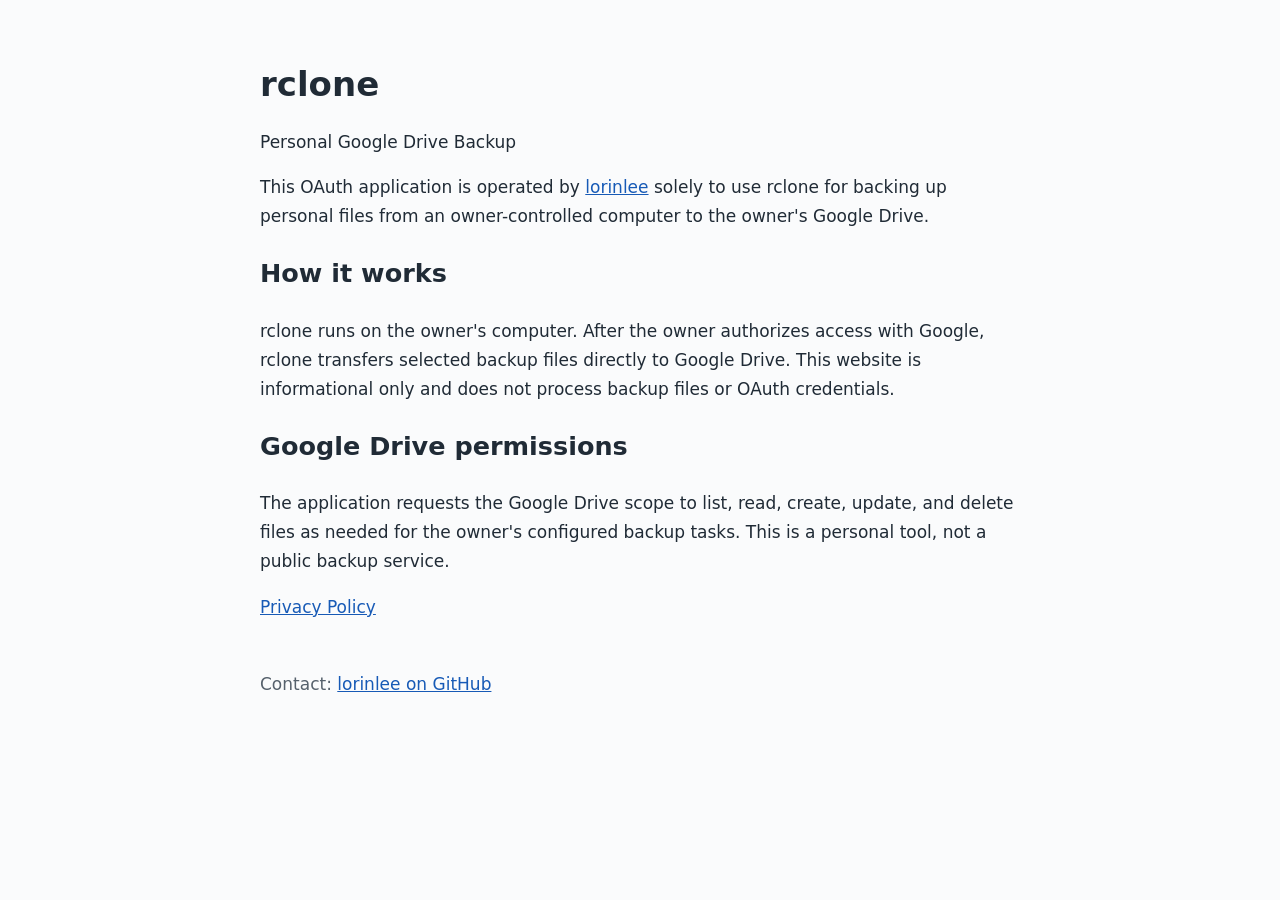
<file: index.html>
<!doctype html><html lang="en"><meta charset="utf-8"><meta name="viewport" content="width=device-width, initial-scale=1"><title>rclone — Personal Google Drive Backup</title><link rel="stylesheet" href="style.css"><main>
<h1>rclone</h1><p>Personal Google Drive Backup</p>
<p>This OAuth application is operated by <a href="https://github.com/lorinlee">lorinlee</a> solely to use rclone for backing up personal files from an owner-controlled computer to the owner's Google Drive.</p>
<h2>How it works</h2><p>rclone runs on the owner's computer. After the owner authorizes access with Google, rclone transfers selected backup files directly to Google Drive. This website is informational only and does not process backup files or OAuth credentials.</p>
<h2>Google Drive permissions</h2><p>The application requests the Google Drive scope to list, read, create, update, and delete files as needed for the owner's configured backup tasks. This is a personal tool, not a public backup service.</p>
<p><a href="privacy.html">Privacy Policy</a></p><footer>Contact: <a href="https://github.com/lorinlee">lorinlee on GitHub</a></footer></main></html>
</file>
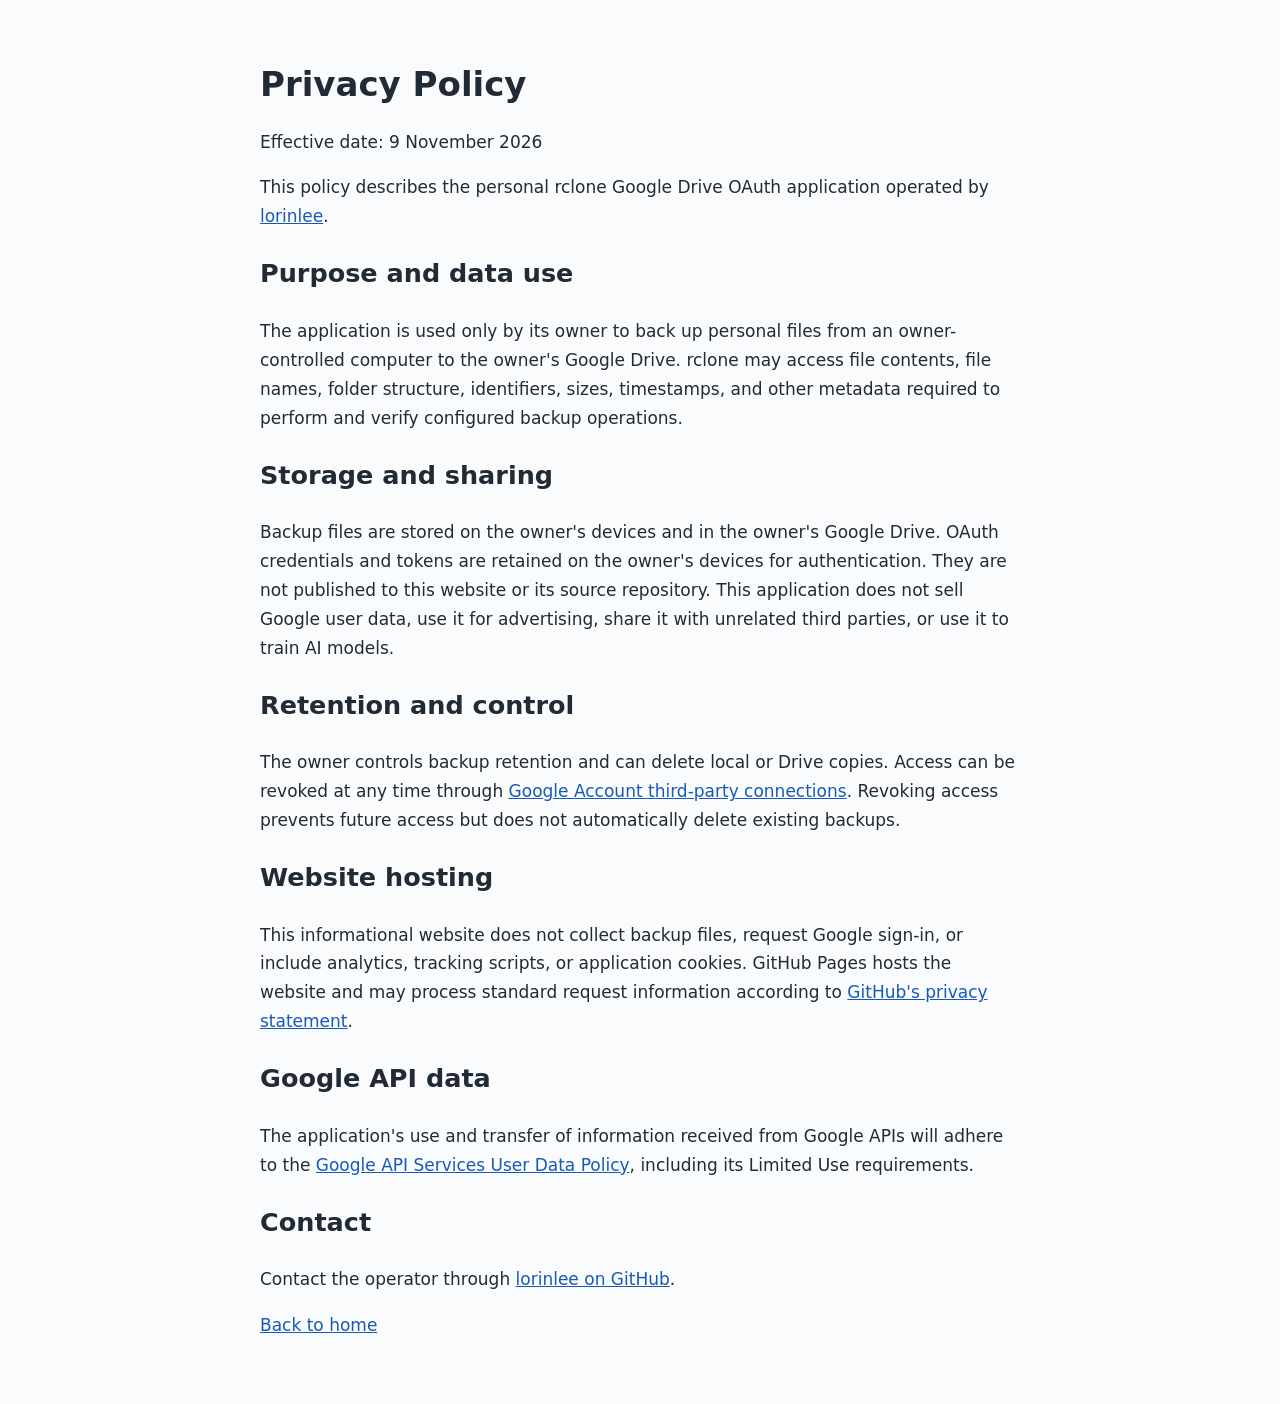
<file: privacy.html>
<!doctype html><html lang="en"><meta charset="utf-8"><meta name="viewport" content="width=device-width, initial-scale=1"><title>rclone — Privacy Policy</title><link rel="stylesheet" href="style.css"><main>
<h1>Privacy Policy</h1><p>Effective date: 9 November 2026</p>
<p>This policy describes the personal rclone Google Drive OAuth application operated by <a href="https://github.com/lorinlee">lorinlee</a>.</p>
<h2>Purpose and data use</h2><p>The application is used only by its owner to back up personal files from an owner-controlled computer to the owner's Google Drive. rclone may access file contents, file names, folder structure, identifiers, sizes, timestamps, and other metadata required to perform and verify configured backup operations.</p>
<h2>Storage and sharing</h2><p>Backup files are stored on the owner's devices and in the owner's Google Drive. OAuth credentials and tokens are retained on the owner's devices for authentication. They are not published to this website or its source repository. This application does not sell Google user data, use it for advertising, share it with unrelated third parties, or use it to train AI models.</p>
<h2>Retention and control</h2><p>The owner controls backup retention and can delete local or Drive copies. Access can be revoked at any time through <a href="https://myaccount.google.com/permissions">Google Account third-party connections</a>. Revoking access prevents future access but does not automatically delete existing backups.</p>
<h2>Website hosting</h2><p>This informational website does not collect backup files, request Google sign-in, or include analytics, tracking scripts, or application cookies. GitHub Pages hosts the website and may process standard request information according to <a href="https://docs.github.com/en/site-policy/privacy-policies/github-general-privacy-statement">GitHub's privacy statement</a>.</p>
<h2>Google API data</h2><p>The application's use and transfer of information received from Google APIs will adhere to the <a href="https://developers.google.com/terms/api-services-user-data-policy">Google API Services User Data Policy</a>, including its Limited Use requirements.</p>
<h2>Contact</h2><p>Contact the operator through <a href="https://github.com/lorinlee">lorinlee on GitHub</a>.</p><p><a href="index.html">Back to home</a></p></main></html>
</file>
<file: style.css>
body{font:17px/1.7 system-ui,sans-serif;max-width:760px;margin:64px auto;padding:0 24px;color:#202b36;background:#fafbfc}a{color:#175ab6}h1{line-height:1.2}footer{margin-top:48px;color:#56616c}
</file>
